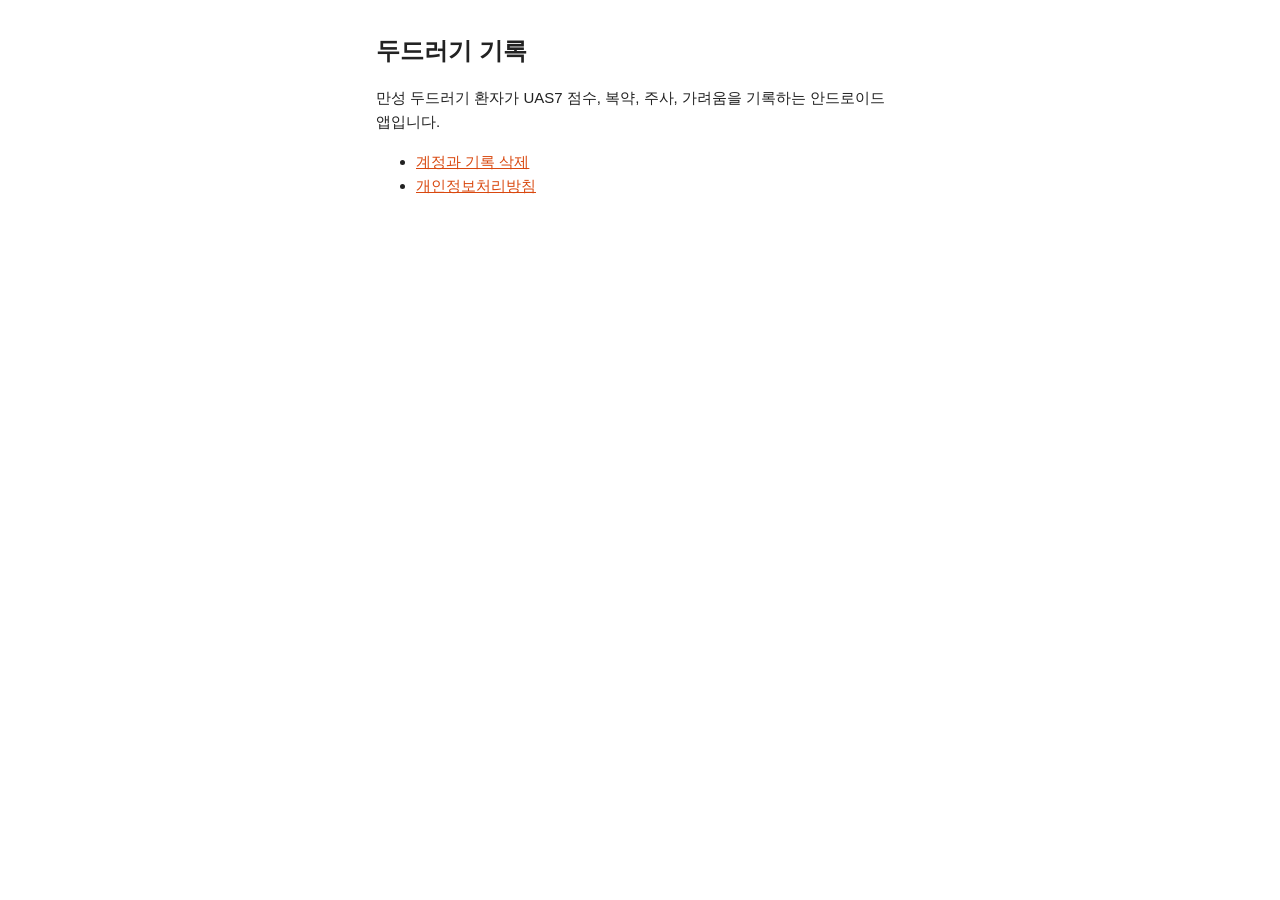
<file: index.html>
<!doctype html>
<html lang="ko">
<head>
  <meta charset="utf-8">
  <meta name="viewport" content="width=device-width, initial-scale=1">
  <title>두드러기 기록</title>
  <link rel="stylesheet" href="style.css">
</head>
<body>
  <main>
    <h1>두드러기 기록</h1>
    <p>만성 두드러기 환자가 UAS7 점수, 복약, 주사, 가려움을 기록하는 안드로이드 앱입니다.</p>
    <ul>
      <li><a href="delete-account.html">계정과 기록 삭제</a></li>
      <li><a href="privacy.html">개인정보처리방침</a></li>
    </ul>
  </main>
</body>
</html>
</file>
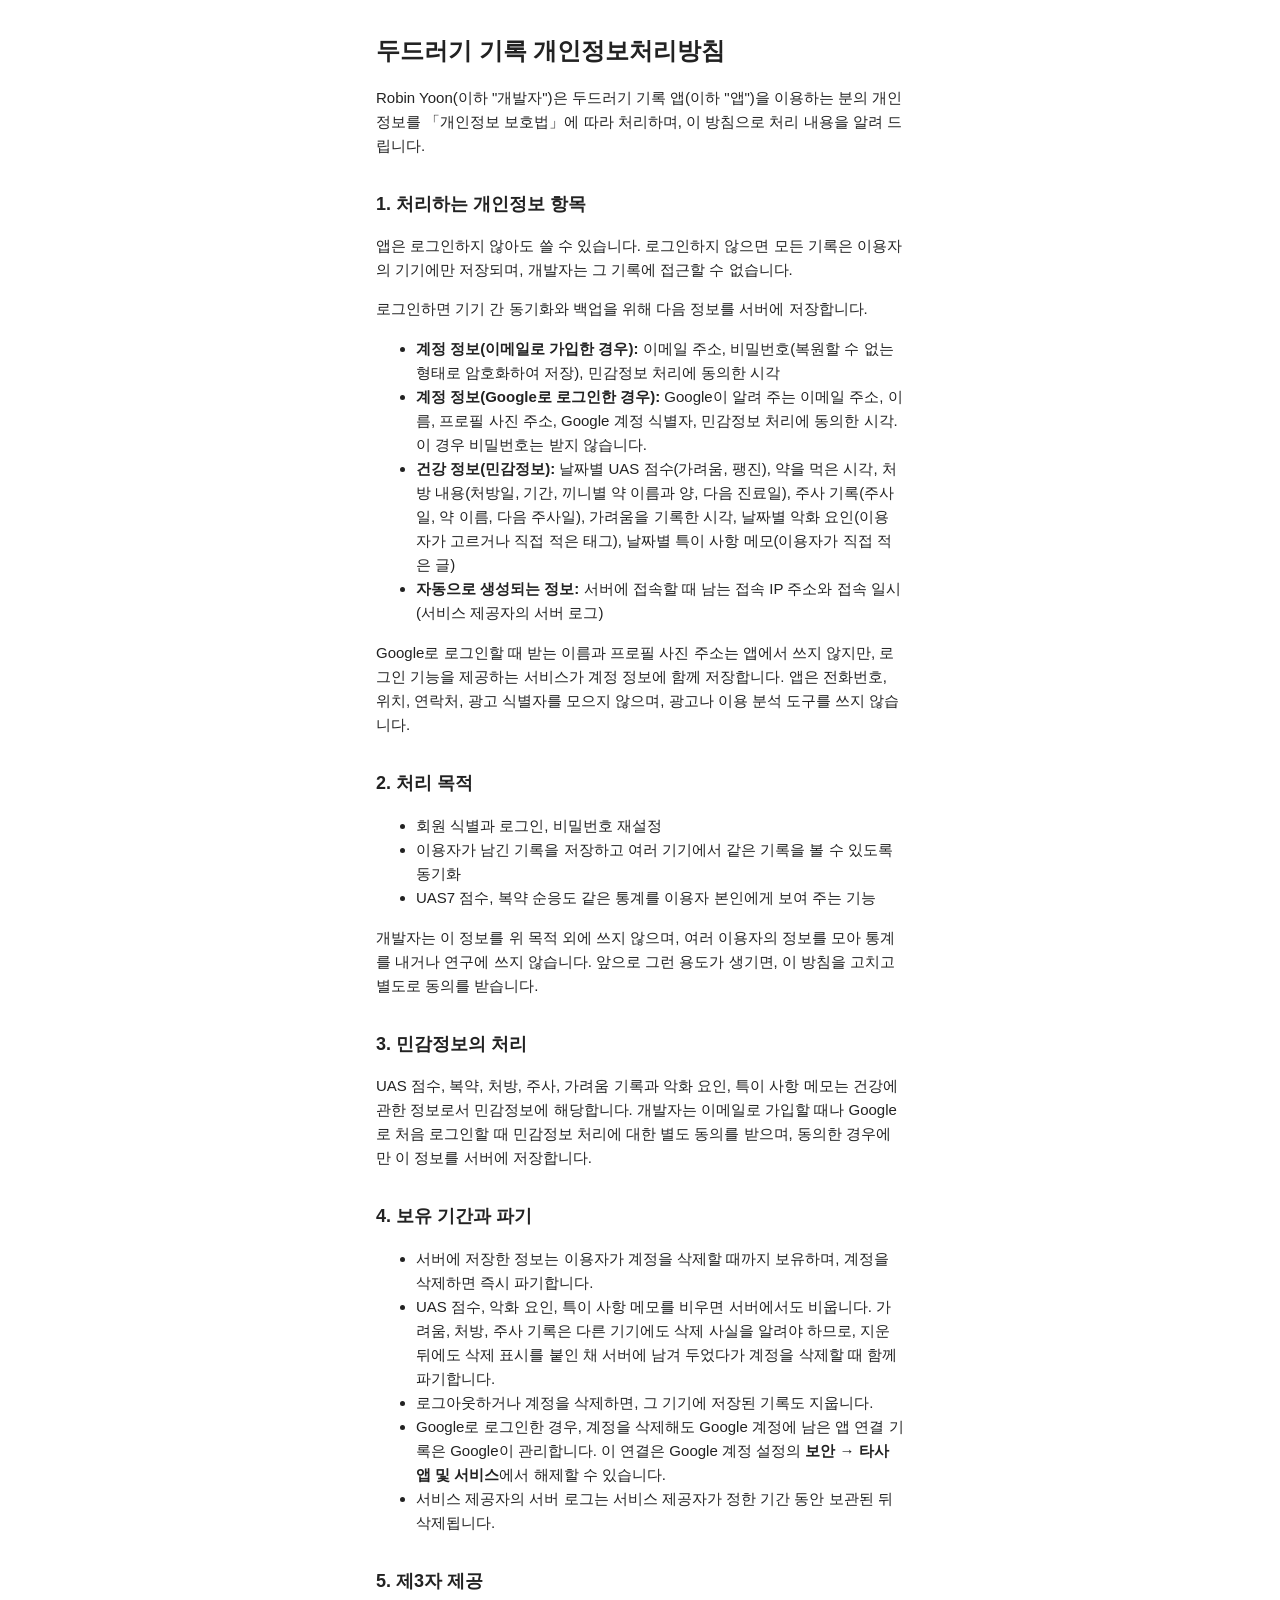
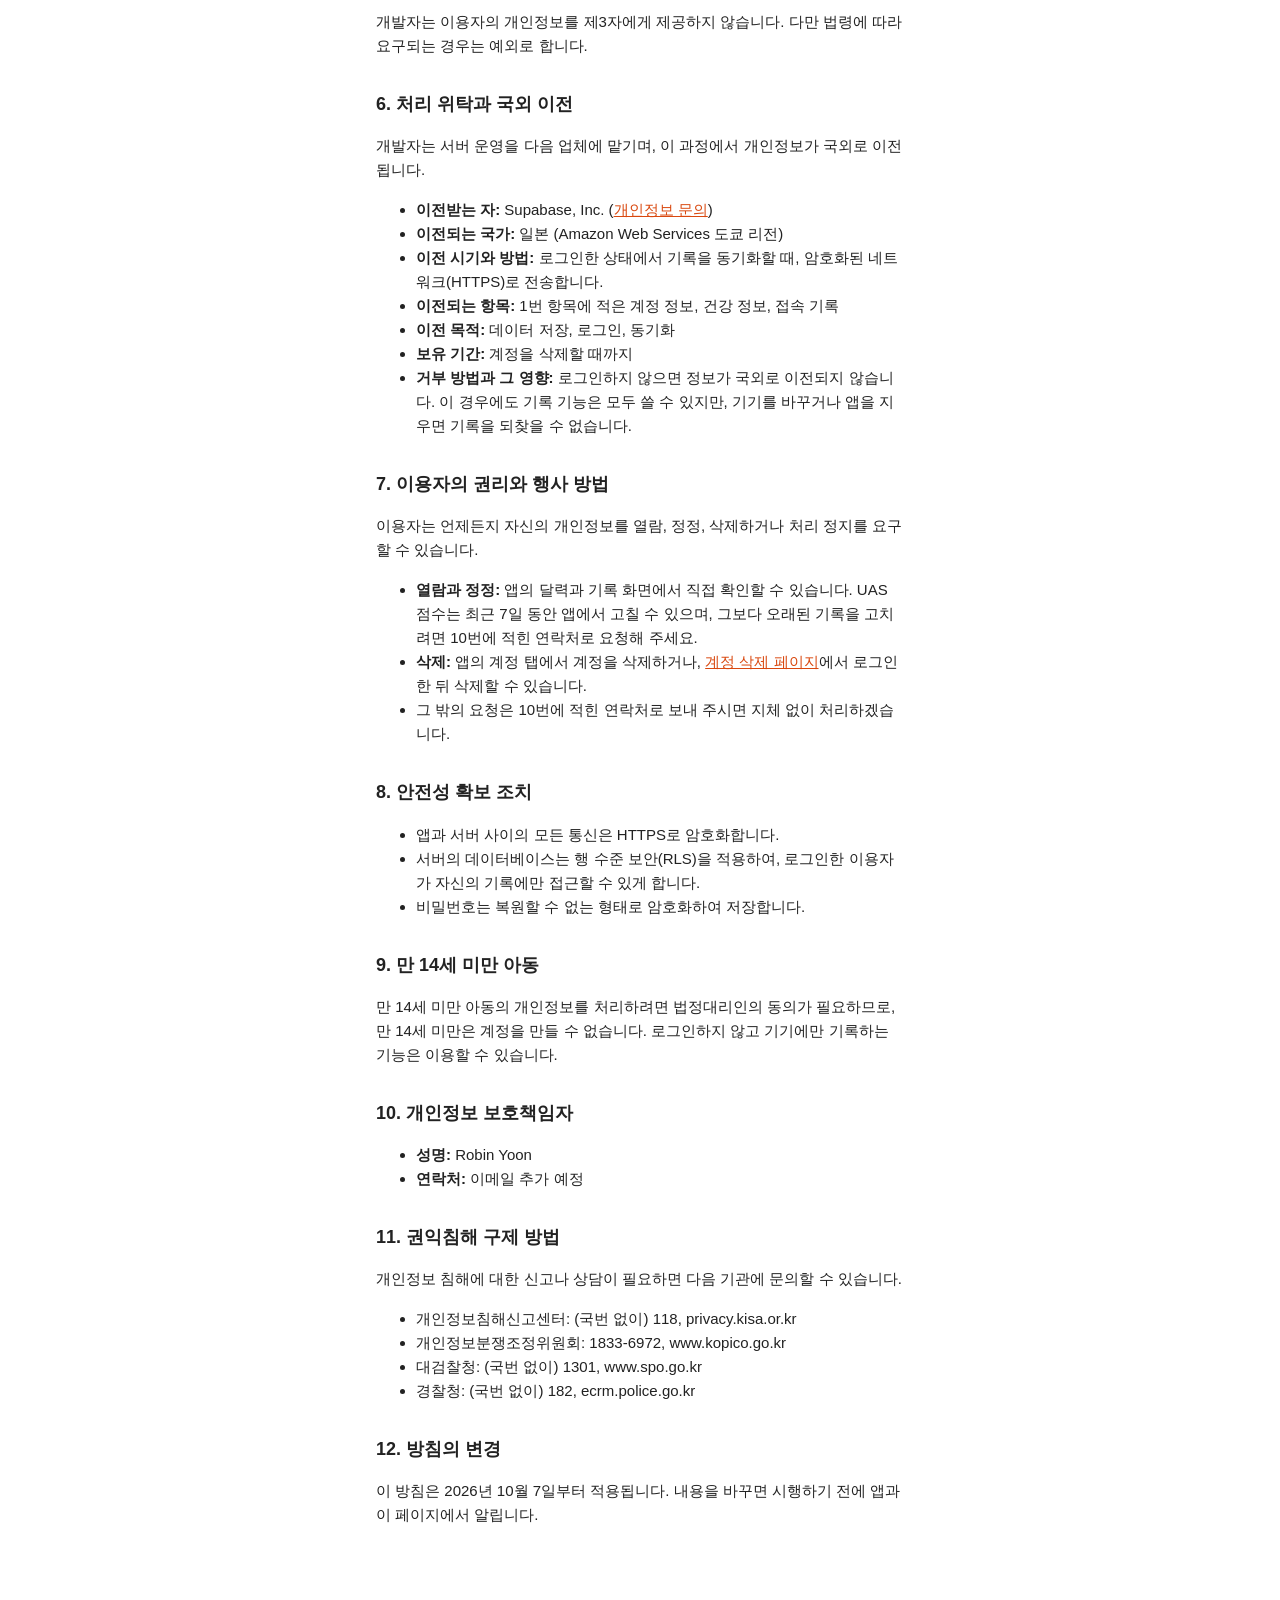
<file: privacy.html>
<!doctype html>
<html lang="ko">
<head>
  <meta charset="utf-8">
  <meta name="viewport" content="width=device-width, initial-scale=1">
  <title>개인정보처리방침 · 두드러기 기록</title>
  <link rel="stylesheet" href="style.css">
</head>
<body>
  <main>
    <h1>두드러기 기록 개인정보처리방침</h1>
    <p>Robin Yoon(이하 "개발자")은 두드러기 기록 앱(이하 "앱")을 이용하는 분의 개인정보를 「개인정보 보호법」에 따라 처리하며, 이 방침으로 처리 내용을 알려 드립니다.</p>

    <h2>1. 처리하는 개인정보 항목</h2>
    <p>앱은 로그인하지 않아도 쓸 수 있습니다. 로그인하지 않으면 모든 기록은 이용자의 기기에만 저장되며, 개발자는 그 기록에 접근할 수 없습니다.</p>
    <p>로그인하면 기기 간 동기화와 백업을 위해 다음 정보를 서버에 저장합니다.</p>
    <ul>
      <li><b>계정 정보(이메일로 가입한 경우):</b> 이메일 주소, 비밀번호(복원할 수 없는 형태로 암호화하여 저장), 민감정보 처리에 동의한 시각</li>
      <li><b>계정 정보(Google로 로그인한 경우):</b> Google이 알려 주는 이메일 주소, 이름, 프로필 사진 주소, Google 계정 식별자, 민감정보 처리에 동의한 시각. 이 경우 비밀번호는 받지 않습니다.</li>
      <li><b>건강 정보(민감정보):</b> 날짜별 UAS 점수(가려움, 팽진), 약을 먹은 시각, 처방 내용(처방일, 기간, 끼니별 약 이름과 양, 다음 진료일), 주사 기록(주사일, 약 이름, 다음 주사일), 가려움을 기록한 시각, 날짜별 악화 요인(이용자가 고르거나 직접 적은 태그), 날짜별 특이 사항 메모(이용자가 직접 적은 글)</li>
      <li><b>자동으로 생성되는 정보:</b> 서버에 접속할 때 남는 접속 IP 주소와 접속 일시(서비스 제공자의 서버 로그)</li>
    </ul>
    <p>Google로 로그인할 때 받는 이름과 프로필 사진 주소는 앱에서 쓰지 않지만, 로그인 기능을 제공하는 서비스가 계정 정보에 함께 저장합니다. 앱은 전화번호, 위치, 연락처, 광고 식별자를 모으지 않으며, 광고나 이용 분석 도구를 쓰지 않습니다.</p>

    <h2>2. 처리 목적</h2>
    <ul>
      <li>회원 식별과 로그인, 비밀번호 재설정</li>
      <li>이용자가 남긴 기록을 저장하고 여러 기기에서 같은 기록을 볼 수 있도록 동기화</li>
      <li>UAS7 점수, 복약 순응도 같은 통계를 이용자 본인에게 보여 주는 기능</li>
    </ul>
    <p>개발자는 이 정보를 위 목적 외에 쓰지 않으며, 여러 이용자의 정보를 모아 통계를 내거나 연구에 쓰지 않습니다. 앞으로 그런 용도가 생기면, 이 방침을 고치고 별도로 동의를 받습니다.</p>

    <h2>3. 민감정보의 처리</h2>
    <p>UAS 점수, 복약, 처방, 주사, 가려움 기록과 악화 요인, 특이 사항 메모는 건강에 관한 정보로서 민감정보에 해당합니다. 개발자는 이메일로 가입할 때나 Google로 처음 로그인할 때 민감정보 처리에 대한 별도 동의를 받으며, 동의한 경우에만 이 정보를 서버에 저장합니다.</p>

    <h2>4. 보유 기간과 파기</h2>
    <ul>
      <li>서버에 저장한 정보는 이용자가 계정을 삭제할 때까지 보유하며, 계정을 삭제하면 즉시 파기합니다.</li>
      <li>UAS 점수, 악화 요인, 특이 사항 메모를 비우면 서버에서도 비웁니다. 가려움, 처방, 주사 기록은 다른 기기에도 삭제 사실을 알려야 하므로, 지운 뒤에도 삭제 표시를 붙인 채 서버에 남겨 두었다가 계정을 삭제할 때 함께 파기합니다.</li>
      <li>로그아웃하거나 계정을 삭제하면, 그 기기에 저장된 기록도 지웁니다.</li>
      <li>Google로 로그인한 경우, 계정을 삭제해도 Google 계정에 남은 앱 연결 기록은 Google이 관리합니다. 이 연결은 Google 계정 설정의 <b>보안 → 타사 앱 및 서비스</b>에서 해제할 수 있습니다.</li>
      <li>서비스 제공자의 서버 로그는 서비스 제공자가 정한 기간 동안 보관된 뒤 삭제됩니다.</li>
    </ul>

    <h2>5. 제3자 제공</h2>
    <p>개발자는 이용자의 개인정보를 제3자에게 제공하지 않습니다. 다만 법령에 따라 요구되는 경우는 예외로 합니다.</p>

    <h2>6. 처리 위탁과 국외 이전</h2>
    <p>개발자는 서버 운영을 다음 업체에 맡기며, 이 과정에서 개인정보가 국외로 이전됩니다.</p>
    <ul>
      <li><b>이전받는 자:</b> Supabase, Inc. (<a href="https://supabase.com/privacy">개인정보 문의</a>)</li>
      <li><b>이전되는 국가:</b> 일본 (Amazon Web Services 도쿄 리전)</li>
      <li><b>이전 시기와 방법:</b> 로그인한 상태에서 기록을 동기화할 때, 암호화된 네트워크(HTTPS)로 전송합니다.</li>
      <li><b>이전되는 항목:</b> 1번 항목에 적은 계정 정보, 건강 정보, 접속 기록</li>
      <li><b>이전 목적:</b> 데이터 저장, 로그인, 동기화</li>
      <li><b>보유 기간:</b> 계정을 삭제할 때까지</li>
      <li><b>거부 방법과 그 영향:</b> 로그인하지 않으면 정보가 국외로 이전되지 않습니다. 이 경우에도 기록 기능은 모두 쓸 수 있지만, 기기를 바꾸거나 앱을 지우면 기록을 되찾을 수 없습니다.</li>
    </ul>

    <h2>7. 이용자의 권리와 행사 방법</h2>
    <p>이용자는 언제든지 자신의 개인정보를 열람, 정정, 삭제하거나 처리 정지를 요구할 수 있습니다.</p>
    <ul>
      <li><b>열람과 정정:</b> 앱의 달력과 기록 화면에서 직접 확인할 수 있습니다. UAS 점수는 최근 7일 동안 앱에서 고칠 수 있으며, 그보다 오래된 기록을 고치려면 10번에 적힌 연락처로 요청해 주세요.</li>
      <li><b>삭제:</b> 앱의 계정 탭에서 계정을 삭제하거나, <a href="delete-account.html">계정 삭제 페이지</a>에서 로그인한 뒤 삭제할 수 있습니다.</li>
      <li>그 밖의 요청은 10번에 적힌 연락처로 보내 주시면 지체 없이 처리하겠습니다.</li>
    </ul>

    <h2>8. 안전성 확보 조치</h2>
    <ul>
      <li>앱과 서버 사이의 모든 통신은 HTTPS로 암호화합니다.</li>
      <li>서버의 데이터베이스는 행 수준 보안(RLS)을 적용하여, 로그인한 이용자가 자신의 기록에만 접근할 수 있게 합니다.</li>
      <li>비밀번호는 복원할 수 없는 형태로 암호화하여 저장합니다.</li>
    </ul>

    <h2>9. 만 14세 미만 아동</h2>
    <p>만 14세 미만 아동의 개인정보를 처리하려면 법정대리인의 동의가 필요하므로, 만 14세 미만은 계정을 만들 수 없습니다. 로그인하지 않고 기기에만 기록하는 기능은 이용할 수 있습니다.</p>

    <h2>10. 개인정보 보호책임자</h2>
    <ul>
      <li><b>성명:</b> Robin Yoon</li>
      <li><b>연락처:</b> 이메일 추가 예정</li>
    </ul>

    <h2>11. 권익침해 구제 방법</h2>
    <p>개인정보 침해에 대한 신고나 상담이 필요하면 다음 기관에 문의할 수 있습니다.</p>
    <ul>
      <li>개인정보침해신고센터: (국번 없이) 118, privacy.kisa.or.kr</li>
      <li>개인정보분쟁조정위원회: 1833-6972, www.kopico.go.kr</li>
      <li>대검찰청: (국번 없이) 1301, www.spo.go.kr</li>
      <li>경찰청: (국번 없이) 182, ecrm.police.go.kr</li>
    </ul>

    <h2>12. 방침의 변경</h2>
    <p>이 방침은 2026년 10월 7일부터 적용됩니다. 내용을 바꾸면 시행하기 전에 앱과 이 페이지에서 알립니다.</p>
  </main>
</body>
</html>
</file>
<file: style.css>
:root {
  --text: #222;
  --muted: #666;
  --border: #ddd;
  --surface: #f6f6f6;
  --bg: #fff;
  --brand: #d9480f;
  --danger: #c92a2a;
  --ok: #2b8a3e;
}
@media (prefers-color-scheme: dark) {
  :root {
    --text: #eee;
    --muted: #aaa;
    --border: #444;
    --surface: #222;
    --bg: #121212;
    --brand: #ff8a50;
    --danger: #ff6b6b;
    --ok: #69db7c;
  }
}
* { box-sizing: border-box; }
body {
  margin: 0;
  background: var(--bg);
  color: var(--text);
  font-family: -apple-system, BlinkMacSystemFont, "Apple SD Gothic Neo", "Noto Sans KR", sans-serif;
  line-height: 1.6;
}
main { max-width: 560px; margin: 0 auto; padding: 32px 16px 64px; }
h1 { font-size: 24px; margin: 0 0 16px; }
h2 { font-size: 18px; margin: 32px 0 8px; }
p, li { font-size: 15px; }
.muted { color: var(--muted); font-size: 14px; }
a { color: var(--brand); }
.card { background: var(--surface); border-radius: 12px; padding: 16px; margin-top: 16px; }
label { display: block; font-size: 14px; color: var(--muted); margin-top: 12px; }
input[type="email"], input[type="password"] {
  width: 100%; margin-top: 4px; padding: 12px 14px; font-size: 16px;
  border: 1px solid var(--border); border-radius: 10px; background: var(--bg); color: var(--text);
}
.check { display: flex; gap: 8px; align-items: flex-start; color: var(--text); font-size: 15px; }
.check input { margin-top: 5px; }
button {
  width: 100%; margin-top: 20px; padding: 14px; font-size: 16px; font-weight: bold;
  border: 0; border-radius: 999px; color: #fff; background: var(--brand); cursor: pointer;
}
button.danger { background: var(--danger); }
button.secondary { color: var(--text); background: var(--bg); border: 1px solid var(--border); }
#google button { margin-top: 0; }
button:disabled { opacity: 0.35; cursor: default; }
.message { margin-top: 16px; font-size: 15px; }
.message.error { color: var(--danger); }
.message.ok { color: var(--ok); }
[hidden] { display: none !important; }
</file>
